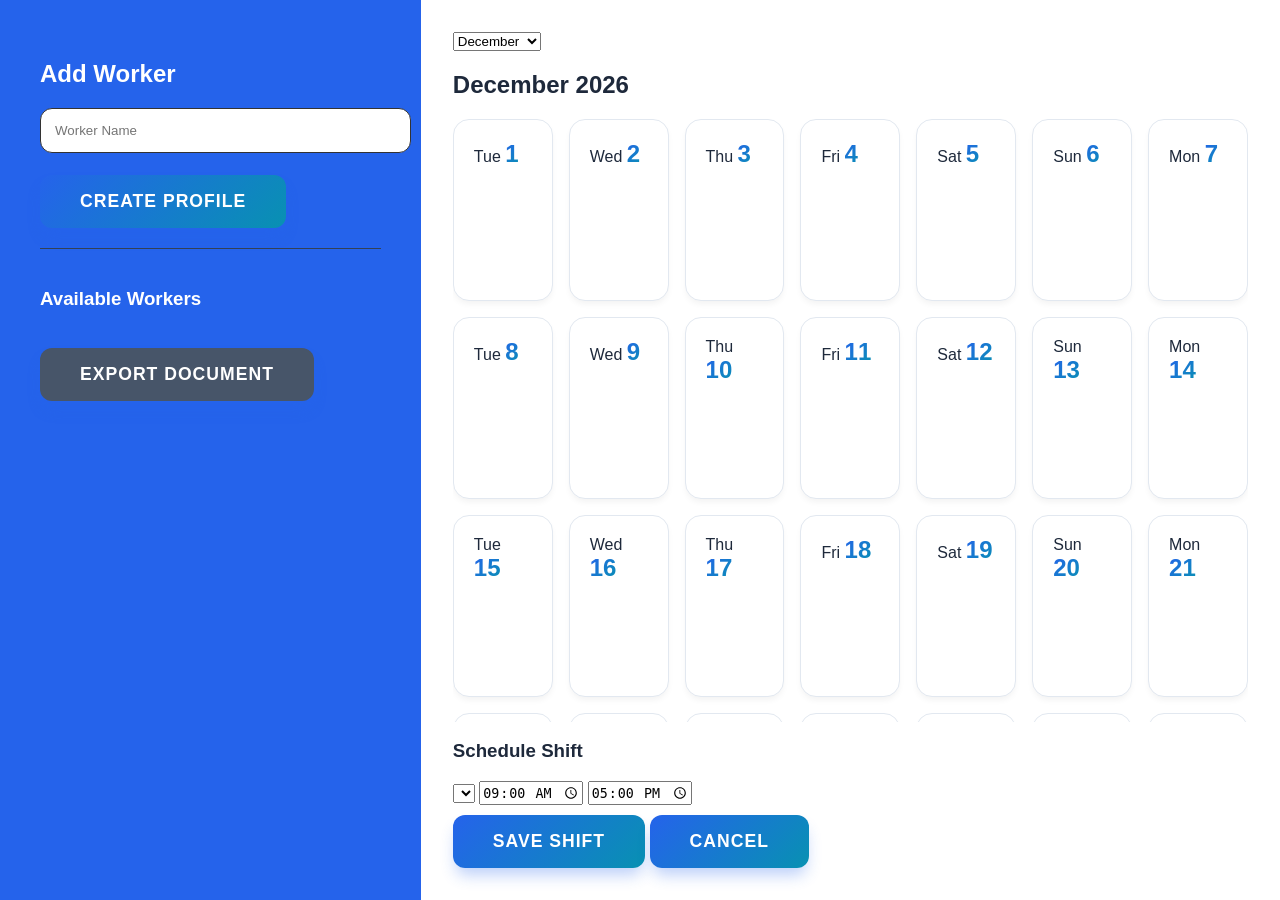
<file: Agenda.html>
<!DOCTYPE html><!--Define el tipo de documento HTML5-->
<html lang="en">
<head>
    <meta charset="UTF-8">
    <!--Hace que la página responda en dispositivos móviles-->
    <meta name="viewport" content="width=device-width, initial-scale=1.0">
    <!--Titulo que aparece en el navegador-->
    <title>Work Scheduler</title>
    <link rel="stylesheet" href="citasag.css"><!--Enlace para conectar el archivo css-->
</head>
<body>
    <!--Contenedor principal de toda la aplicación-->
    <div class="main-wrapper animate-fade-in">
        <!--Sidebar-->
       <aside class="sidebar">
    <div class="sidebar-header">
        <h2>Add Worker</h2>
        <!--Formulario para agregar un nuevo trabajador-->
        <div class="form-group">
            <input type="text" id="workerName" placeholder="Worker Name">
            <button onclick="addWorker()">Create Profile</button>
        </div>
    </div>
    <!--Linea divisora-->
    <hr style="border: 0; border-top: 1px solid #334155; margin: 20px 0;">
    <!--Seccion donde se muestran los trabajadores-->
    <div class="worker-section">
        <h3>Available Workers</h3>
    <!--Lista donde se insertan los trabajadores-->
        <ul id="workerList"></ul>
    </div>
    <!--Footer del sidebar-->
    <div class="sidebar-footer">
        <!--Boton para exportar datos en formato JSON-->
        <button onclick="downloadJSON()" style="background: #475569; margin-top: 20px;">
            Export Document
        </button>
    </div>
</aside>
        <!--Area principal del calendario-->
        <main class="calendar-area">
            <!--Controles para seleccionar el mes y mostrar el mes actual-->
            <header class="calendar-controls">
                <select id="monthSelect" onchange="renderCalendar()"></select>
                <h2 id="currentMonthDisplay"></h2>
            </header>
            <!--Contenedor donde se renderiza el calendario-->
            <div id="calendarGrid" class="calendar-grid"></div>
            <!--Modal para asignar turnos-->
            <div id="scheduleModal" class="modal">
                <div class="modal-content">
                    <!--Titulo del modal-->
                    <h3>Schedule Shift</h3>
                    <!--Texto para mostrar la fecha seleccionada-->
                    <p id="selectedDateText"></p>
                    <!--Dropdown para seleccionar el trabajador-->
                    <select id="workerDropdown"></select>
                    <!--Inputs para seleccionar la hora de inicio y fin del turno-->
                    <input type="time" id="startTime" value="09:00">
                    <input type="time" id="endTime" value="17:00">
                    <!--Botones para guardar el turno o cancelar la acción-->
                    <div class="modal-btns">
                        <button onclick="saveShift()">Save Shift</button>
                        <button onclick="closeModal()">Cancel</button>
                    </div>
                </div>
            </div>
        </main>
    </div>
    <!--Conecta el archivo JavaScript donde esta la lógica de la aplicación-->
    <script src="citas.js"></script>
</body>
</html>
</file>
<file: citasag.css>
/*Colores del side bar*/
:root {
    --bg-main: #ffffff;           
    --sidebar-bg: #2563eb;        
    --accent-gradient: linear-gradient(135deg, #2563eb 0%, #0891b2 100%);
    --text-light: #ffffff;       
    --text-dark: #1e293b;         
    --border-light: #e2e8f0;
    --shadow-accent: rgba(37, 99, 235, 0.3);
}

/*Animaciones para la pagina*/
@keyframes fadeInUp {
    from { opacity: 0; transform: translateY(20px); }
    to { opacity: 1; transform: translateY(0); }
}

.animate-fade-in { 
    animation: fadeInUp 0.8s ease-out forwards; 
}

/*   */
body {
    margin: 0;
    font-family: 'Inter', sans-serif;
    background-color: var(--bg-main);
    color: var(--text-dark);
    overflow: hidden;
}

.main-wrapper {
    display: flex;
    height: 100vh;
}

/* Estilo para como se ve el sidebar */
.sidebar {
    width: 30%;
    background-color: var(--sidebar-bg);
    padding: 2.5rem;
    display: flex;
    flex-direction: column;
    color: var(--text-light); 
}

.sidebar h2, .sidebar h3 {
    color: var(--text-light);
    font-weight: 700;
}

/* Estilo para los botones */
button, .btn-start {
    background: var(--accent-gradient);
    color: white;
    padding: 16px 40px;
    font-size: 1.1rem;
    font-weight: 700;
    border: none;
    border-radius: 12px;
    cursor: pointer;
    transition: all 0.3s cubic-bezier(0.4, 0, 0.2, 1);
    box-shadow: 0 10px 15px -3px var(--shadow-accent);
    text-transform: uppercase;
    letter-spacing: 1px;
    margin-top: 10px;
}
/* Efecto hover para los botones */
button:hover {
    transform: scale(1.05);
    box-shadow: 0 20px 25px -5px rgba(37, 99, 235, 0.4);
    filter: brightness(1.1);
}

/* Estilo para el área del calendario */
.calendar-area {
    width: 70%;
    padding: 2rem;
    display: flex;
    flex-direction: column;
}
/*Estilo para el area del calendario en como se ve en la pagina*/
.calendar-grid {
    display: grid;
    grid-template-columns: repeat(7, 1fr);
    gap: 1rem;
    flex-grow: 1;
    overflow-y: auto;
}

/*Estilo para las celdas que representan los dias en el calendario*/
.day-cell {
    background: #ffffff;
    border-radius: 16px;
    padding: 1.25rem;
    min-height: 140px;
    border: 1px solid var(--border-light);
    transition: all 0.3s ease;
    cursor: pointer;
    box-shadow: 0 4px 6px -1px rgba(0, 0, 0, 0.05);
}
/*Efecto hover para las celdas del calendario*/
.day-cell:hover {
    transform: translateY(-10px); /* Feature-card lift */
    border-color: #2563eb;
    box-shadow: 0 20px 25px -5px rgba(0, 0, 0, 0.1);
}
/*Estilo para el número de día*/
.day-num {
    font-size: 1.5rem;
    font-weight: 800;
    background: var(--accent-gradient);
    -webkit-background-clip: text;
    -webkit-text-fill-color: transparent;
}

/* Area de inputs del sidebar*/
.sidebar input[type="text"] {
    width: 100%;
    padding: 14px;
    background: #FFFF; 
    border: 1px solid #333;
    border-radius: 12px;
    color: black;
    margin-bottom: 12px;
}

.sidebar input:focus {
    border-color: #2563eb;
    outline: none;
}


.shift-tag {
    background: var(--accent-gradient);
    color: white;
    padding: 8px 12px;
    border-radius: 10px;
    font-size: 0.75rem;
    font-weight: 700;
    margin-top: 10px;
}
</file>
